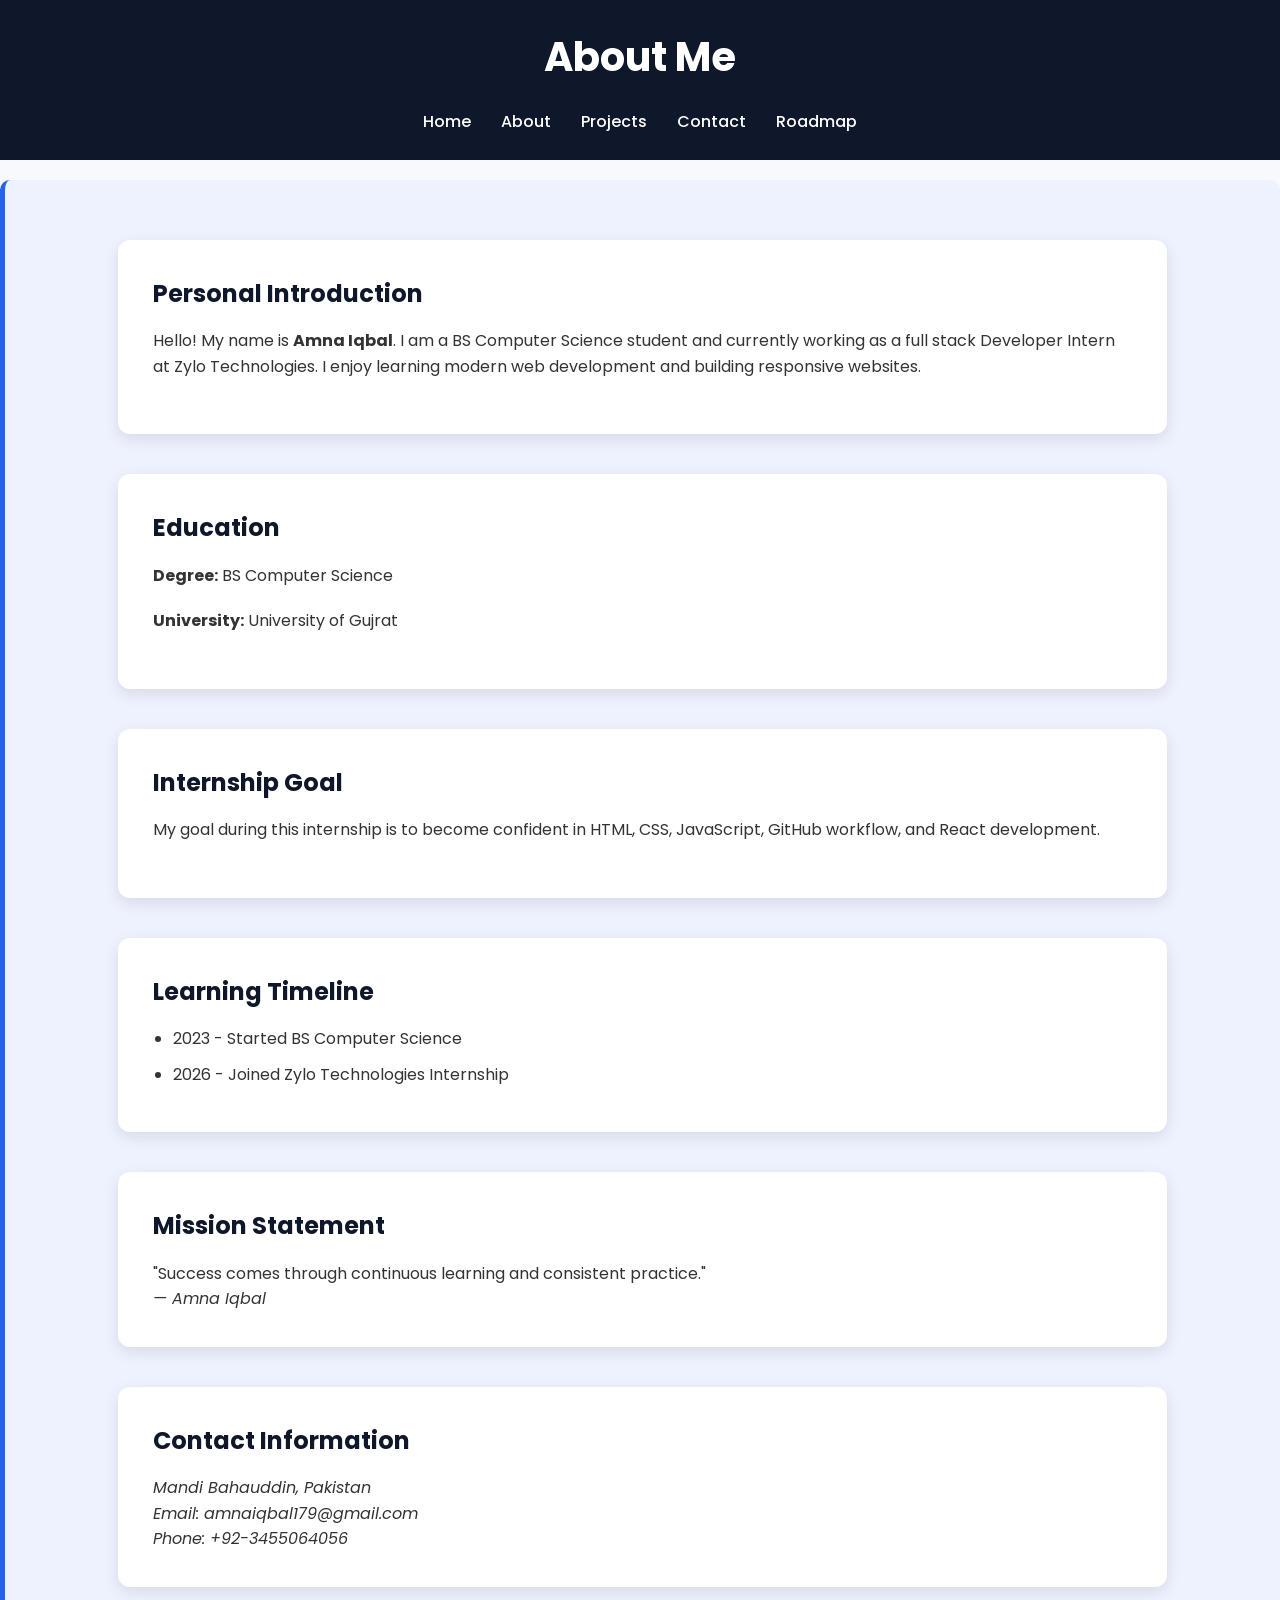
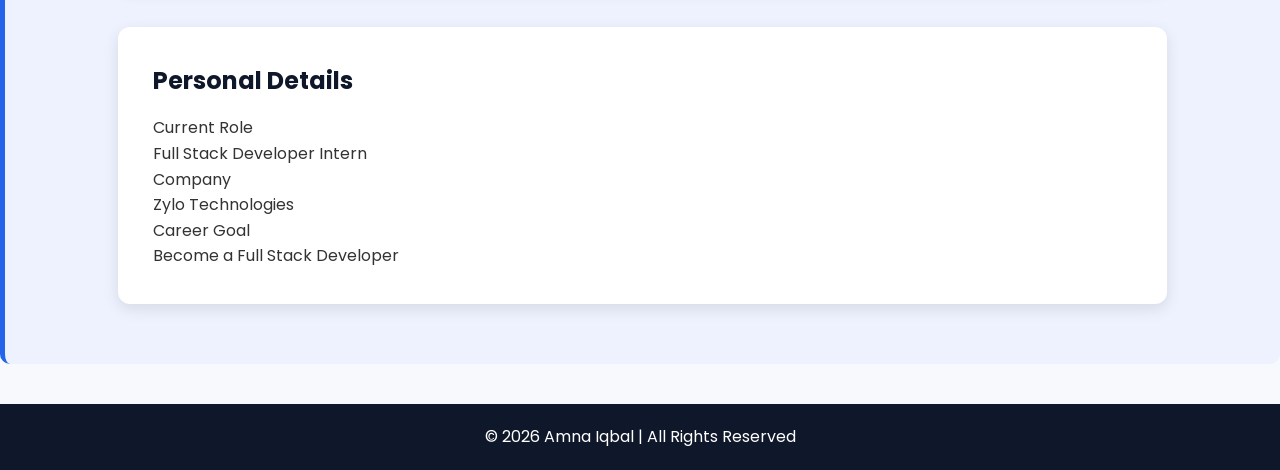
<file: about.html>
<!DOCTYPE html>
<html lang="en">

<head>
    <meta charset="UTF-8">
    <meta name="viewport" content="width=device-width, initial-scale=1.0">
    <title>About | Amna Iqbal</title>

    <link rel="stylesheet" href="styles.css">
</head>

<body>

    <header>

        <h1>About Me</h1>

        <nav>
            <ul>

                <li><a href="index.html">Home</a></li>

                <li><a href="about.html">About</a></li>

                <li><a href="projects.html">Projects</a></li>

                <li><a href="contact.html">Contact</a></li>

                <li><a href="roadmap.html">Roadmap</a></li>

            </ul>
        </nav>

    </header>

    <main>

        <article>

            <section>

                <h2>Personal Introduction</h2>

                <p>
                    Hello! My name is <strong>Amna Iqbal</strong>. I am a BS Computer Science student
                    and currently working as a full stack Developer Intern at Zylo Technologies.
                    I enjoy learning modern web development and building responsive websites.
                </p>

            </section>

            <section>

                <h2>Education</h2>

                <p>
                    <strong>Degree:</strong> BS Computer Science
                </p>

                <p>
                    <strong>University:</strong> University of Gujrat
                </p>

            </section>

            <section>

                <h2>Internship Goal</h2>

                <p>
                    My goal during this internship is to become confident in HTML, CSS,
                    JavaScript, GitHub workflow, and React development.
                </p>

            </section>

            <section>

                <h2>Learning Timeline</h2>

                <ul>

                    <li><time datetime="2023">2023</time> - Started BS Computer Science</li>

                    <li><time datetime="2026">2026</time> - Joined Zylo Technologies Internship</li>

                </ul>

            </section>

            <section>

                <h2>Mission Statement</h2>

                <blockquote>

                    "Success comes through continuous learning and consistent practice."

                </blockquote>

                <cite>— Amna Iqbal</cite>

            </section>

            <section>

                <h2>Contact Information</h2>

                <address>

                    Mandi Bahauddin, Pakistan
                    <br>
                    Email: amnaiqbal179@gmail.com
                    <br>
                    Phone: +92-3455064056

                </address>

            </section>

            <section>

                <h2>Personal Details</h2>

                <dl>

                    <dt>Current Role</dt>
                    <dd>Full Stack Developer Intern</dd>

                    <dt>Company</dt>
                    <dd>Zylo Technologies</dd>

                    <dt>Career Goal</dt>
                    <dd>Become a Full Stack Developer</dd>

                </dl>

            </section>

        </article>

    </main>

    <footer>

        <p>&copy; 2026 Amna Iqbal | All Rights Reserved</p>

    </footer>

</body>

</html>
</file>
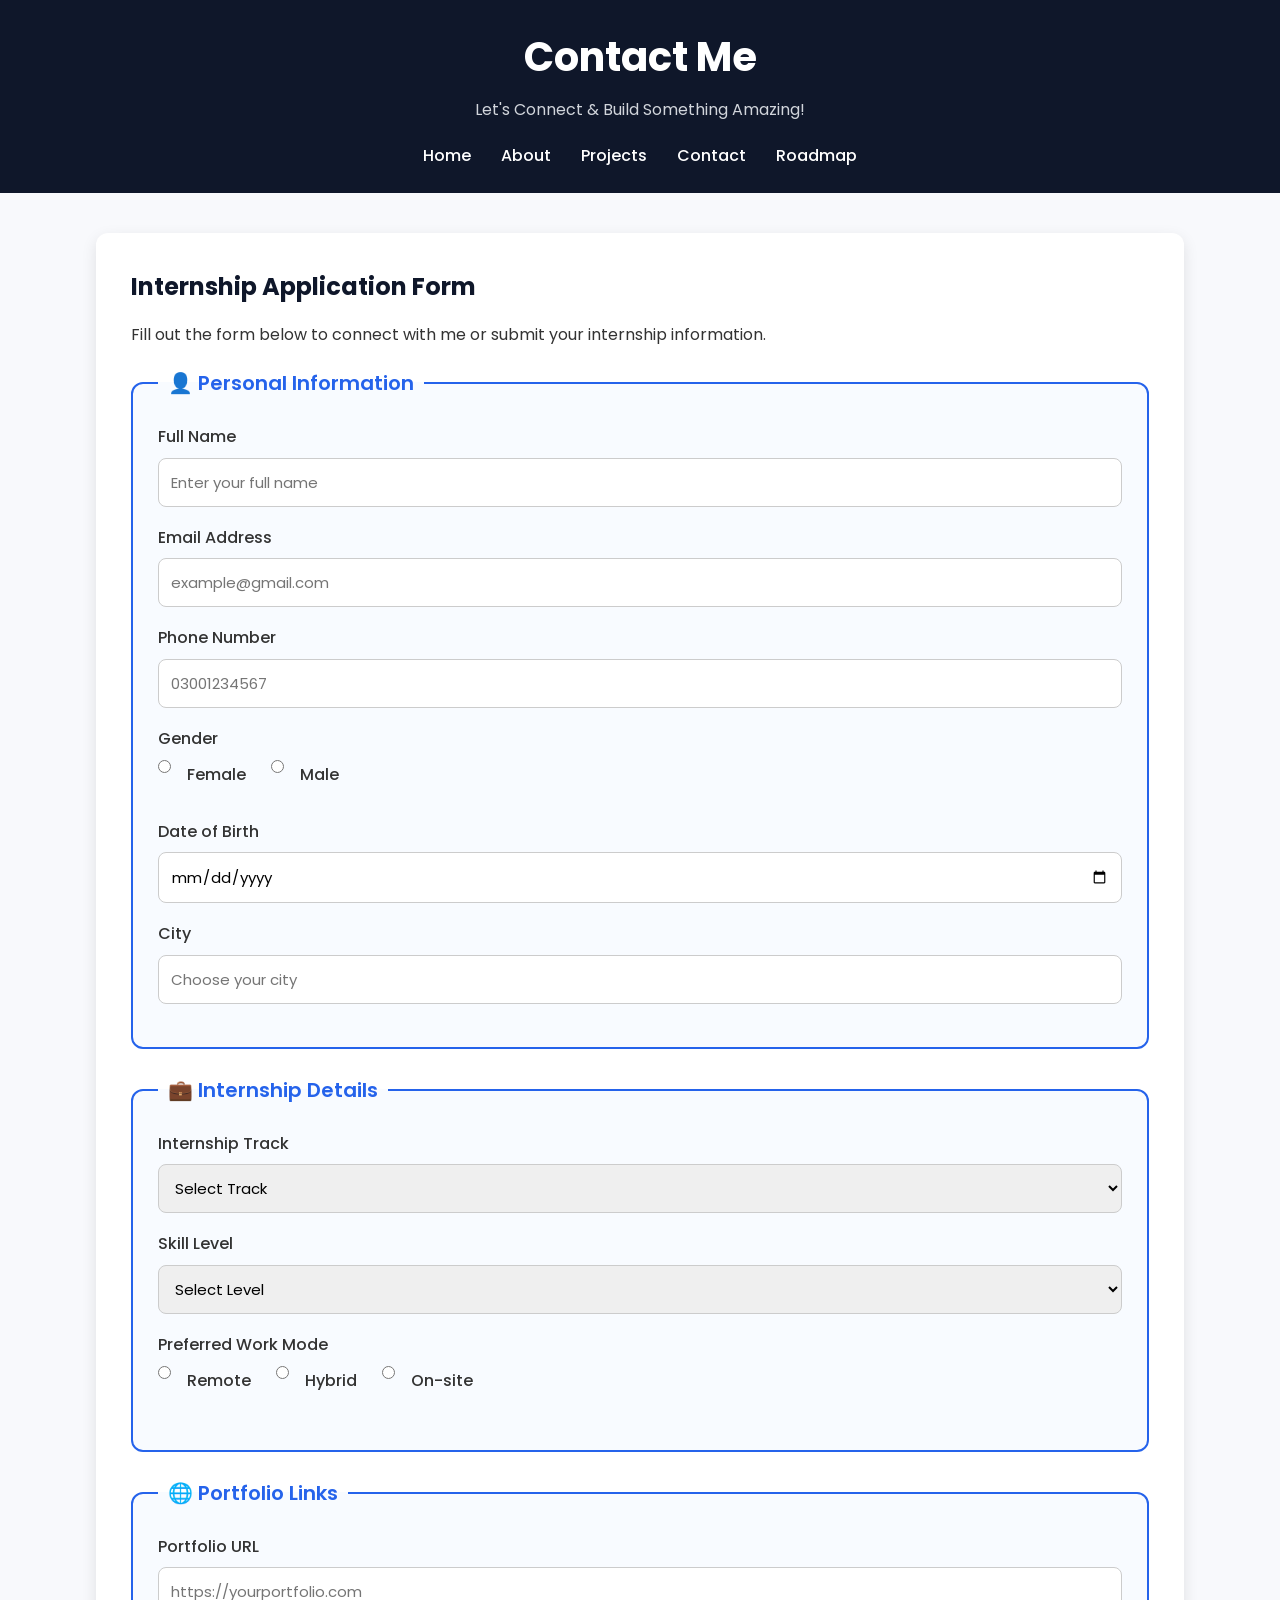
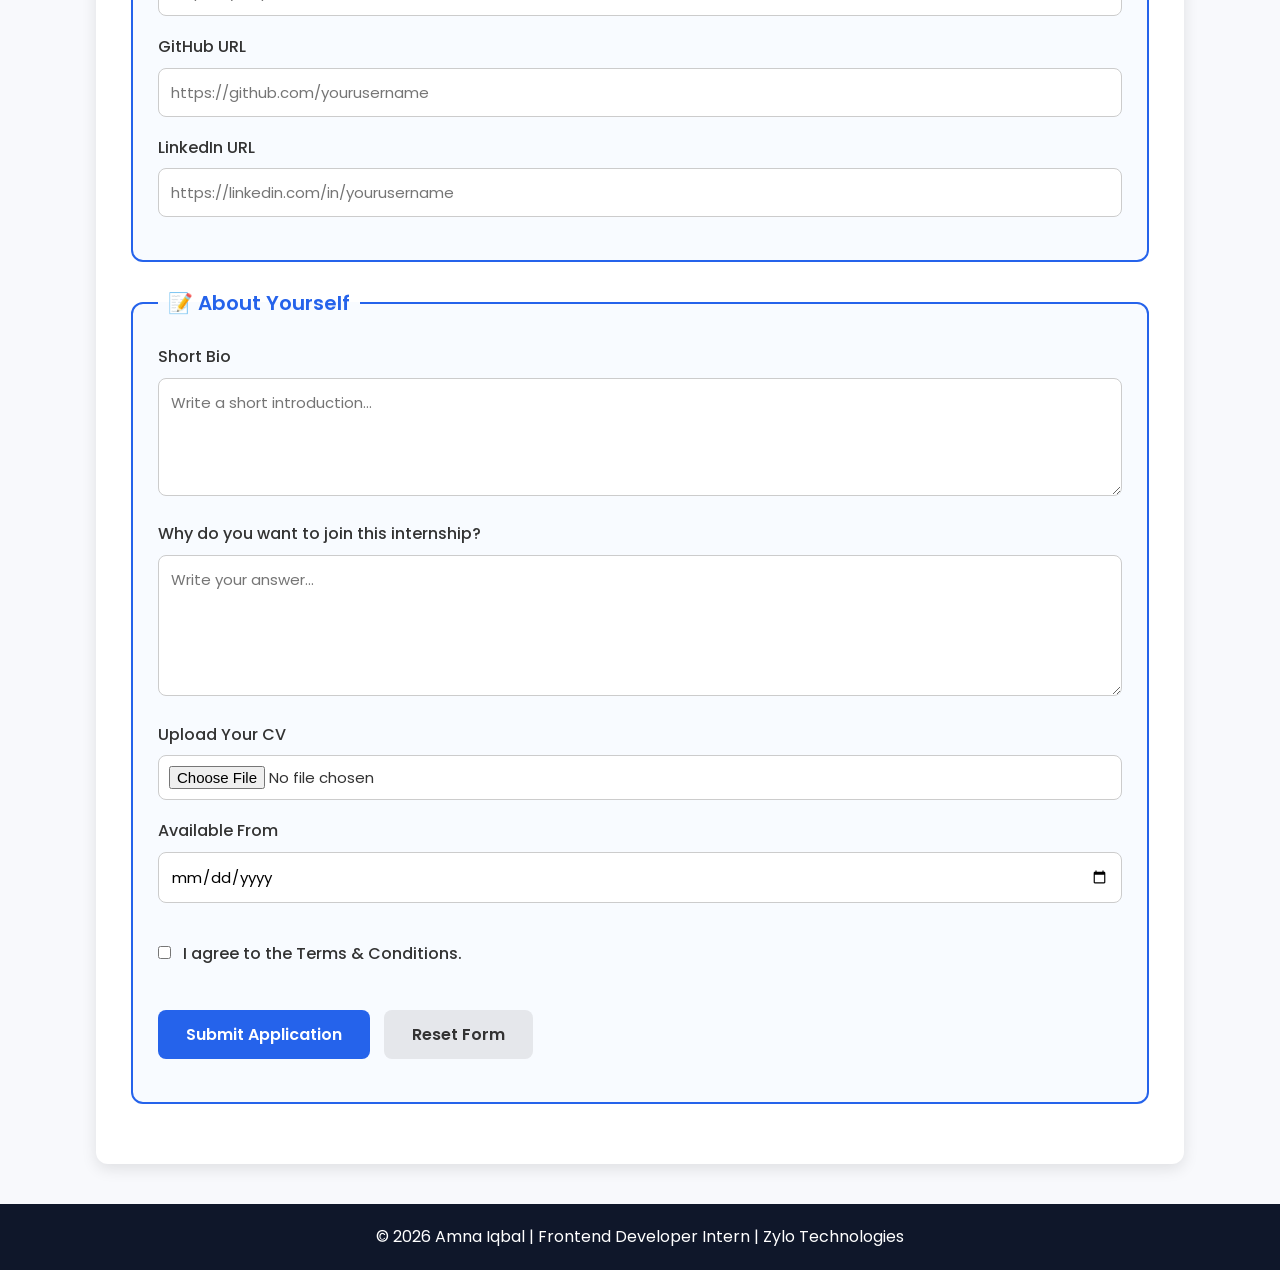
<file: contact.html>
<!DOCTYPE html>
<html lang="en">

<head>
    <meta charset="UTF-8">
    <meta name="viewport" content="width=device-width, initial-scale=1.0">
    <title>Contact | Amna Iqbal</title>
    <link rel="stylesheet" href="styles.css">
</head>

<body>

<header>

    <h1>Contact Me</h1>
    <p>Let's Connect & Build Something Amazing!</p>

    <nav>
        <ul>
            <li><a href="index.html">Home</a></li>
            <li><a href="about.html">About</a></li>
            <li><a href="projects.html">Projects</a></li>
            <li><a href="contact.html">Contact</a></li>
            <li><a href="roadmap.html">Roadmap</a></li>
        </ul>
    </nav>

</header>

<main>

<section>

<h2>Internship Application Form</h2>

<p>
Fill out the form below to connect with me or submit your internship information.
</p>

<form>

<!-- Personal Information -->

<fieldset>

<legend>👤 Personal Information</legend>

<label for="fullname">Full Name</label>
<input
type="text"
id="fullname"
placeholder="Enter your full name"
required
minlength="3">

<label for="email">Email Address</label>
<input
type="email"
id="email"
placeholder="example@gmail.com"
required>

<label for="phone">Phone Number</label>
<input
type="tel"
id="phone"
placeholder="03001234567"
pattern="[0-9]{11}"
required>

<label>Gender</label>

<div class="radio-group">

<label>
<input type="radio" name="gender" required>
Female
</label>

<label>
<input type="radio" name="gender">
Male
</label>

</div>

<label>Date of Birth</label>
<input type="date" required>

<label>City</label>

<input
list="cities"
placeholder="Choose your city"
required>

<datalist id="cities">

<option value="Gujranwala">
<option value="Lahore">
<option value="Islamabad">
<option value="Karachi">
<option value="Faisalabad">

</datalist>

</fieldset>

<!-- Internship Details -->

<fieldset>

<legend>💼 Internship Details</legend>

<label>Internship Track</label>

<select required>

<option value="">Select Track</option>

<option>Frontend Development</option>

<option>Backend Development</option>

<option>Artificial Intelligence</option>

<option>UI/UX Design</option>

</select>

<label>Skill Level</label>

<select required>

<option value="">Select Level</option>

<option>Beginner</option>

<option>Intermediate</option>

<option>Advanced</option>

</select>

<label>Preferred Work Mode</label>

<div class="radio-group">

<label>
<input type="radio" name="mode" required>
Remote
</label>

<label>
<input type="radio" name="mode">
Hybrid
</label>

<label>
<input type="radio" name="mode">
On-site
</label>

</div>

</fieldset>

<!-- Portfolio -->

<fieldset>

<legend>🌐 Portfolio Links</legend>

<label>Portfolio URL</label>

<input
type="url"
placeholder="https://yourportfolio.com">

<label>GitHub URL</label>

<input
type="url"
placeholder="https://github.com/yourusername">

<label>LinkedIn URL</label>

<input
type="url"
placeholder="https://linkedin.com/in/yourusername">

</fieldset>

<!-- About Yourself -->

<fieldset>

<legend>📝 About Yourself</legend>

<label>Short Bio</label>

<textarea
rows="4"
placeholder="Write a short introduction..."
required></textarea>

<label>Why do you want to join this internship?</label>

<textarea
rows="5"
placeholder="Write your answer..."
required></textarea>

<label>Upload Your CV</label>

<input type="file">

<label>Available From</label>

<input type="date">

<div style="margin-top:20px;">

<label>

<input type="checkbox" required>

I agree to the Terms & Conditions.

</label>

</div>

<br>

<input type="submit" value="Submit Application">

<input type="reset" value="Reset Form">

</fieldset>

</form>

</section>

</main>

<footer>

<p>© 2026 Amna Iqbal | Frontend Developer Intern | Zylo Technologies</p>

</footer>

</body>

</html>
</file>
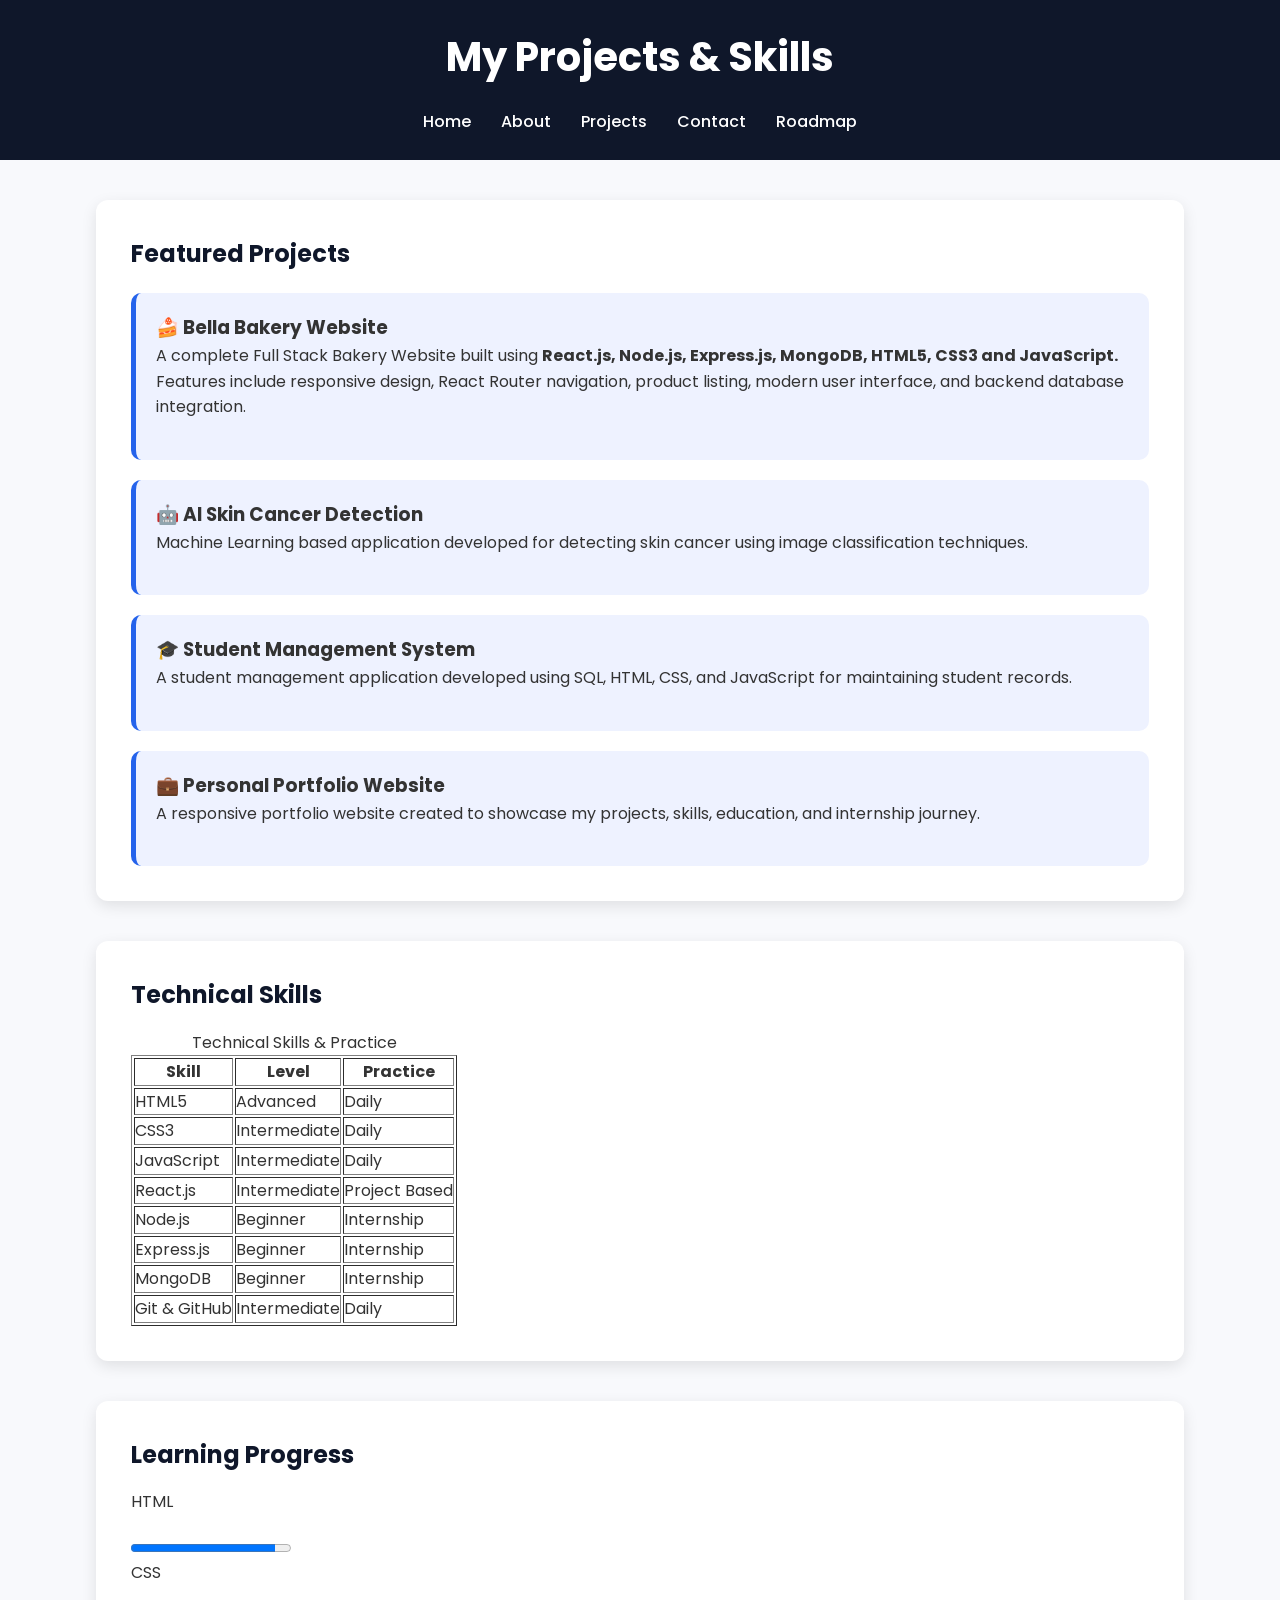
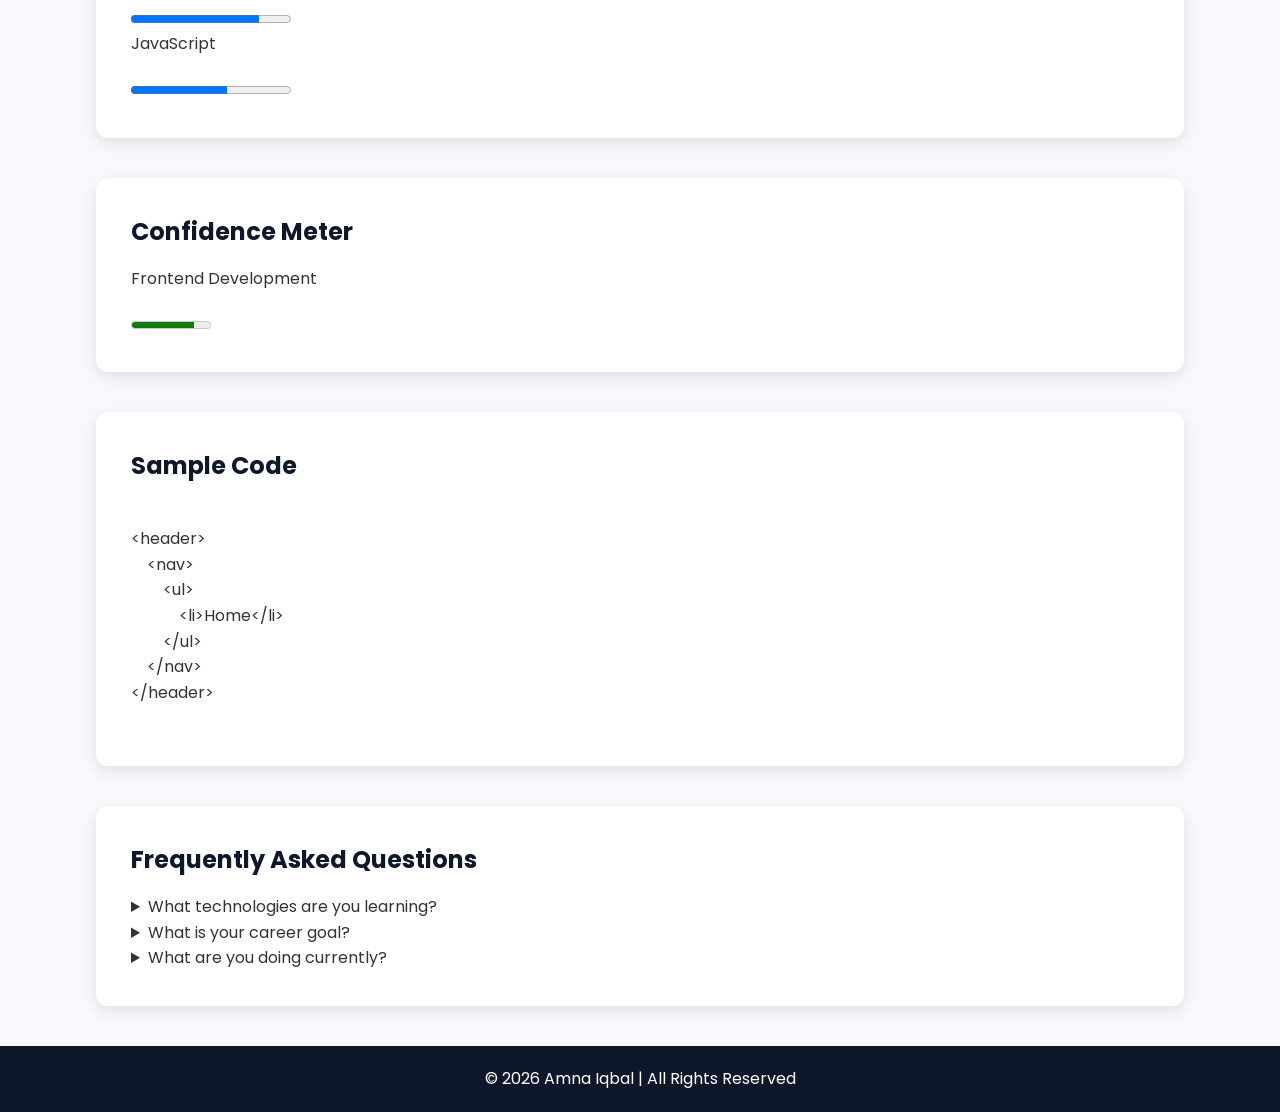
<file: projects.html>
<!DOCTYPE html>
<html lang="en">

<head>
    <meta charset="UTF-8">
    <meta name="viewport" content="width=device-width, initial-scale=1.0">
    <title>Projects | Amna Iqbal</title>

    <link rel="stylesheet" href="styles.css">
</head>

<body>

<header>

<h1>My Projects & Skills</h1>

<nav>

<ul>

<li><a href="index.html">Home</a></li>
<li><a href="about.html">About</a></li>
<li><a href="projects.html">Projects</a></li>
<li><a href="contact.html">Contact</a></li>
<li><a href="roadmap.html">Roadmap</a></li>

</ul>

</nav>

</header>

<main>

<section>

<h2>Featured Projects</h2>

<article>

<h3>🍰 Bella Bakery Website</h3>

<p>

A complete Full Stack Bakery Website built using
<strong>React.js, Node.js, Express.js, MongoDB,
HTML5, CSS3 and JavaScript.</strong>

Features include responsive design,
React Router navigation,
product listing,
modern user interface,
and backend database integration.

</p>

</article>

<article>

<h3>🤖 AI Skin Cancer Detection</h3>

<p>

Machine Learning based application
developed for detecting skin cancer
using image classification techniques.

</p>

</article>

<article>

<h3>🎓 Student Management System</h3>

<p>

A student management application
developed using SQL,
HTML,
CSS,
and JavaScript
for maintaining student records.

</p>

</article>

<article>

<h3>💼 Personal Portfolio Website</h3>

<p>

A responsive portfolio website
created to showcase my projects,
skills,
education,
and internship journey.

</p>

</article>

</section>

<section>

<h2>Technical Skills</h2>

<table border="1">

<caption>Technical Skills & Practice</caption>

<thead>

<tr>

<th>Skill</th>

<th>Level</th>

<th>Practice</th>

</tr>

</thead>

<tbody>

<tr>

<td>HTML5</td>

<td>Advanced</td>

<td>Daily</td>

</tr>

<tr>

<td>CSS3</td>

<td>Intermediate</td>

<td>Daily</td>

</tr>

<tr>

<td>JavaScript</td>

<td>Intermediate</td>

<td>Daily</td>

</tr>

<tr>

<td>React.js</td>

<td>Intermediate</td>

<td>Project Based</td>

</tr>

<tr>

<td>Node.js</td>

<td>Beginner</td>

<td>Internship</td>

</tr>

<tr>

<td>Express.js</td>

<td>Beginner</td>

<td>Internship</td>

</tr>

<tr>

<td>MongoDB</td>

<td>Beginner</td>

<td>Internship</td>

</tr>

<tr>

<td>Git & GitHub</td>

<td>Intermediate</td>

<td>Daily</td>

</tr>

</tbody>

</table>

</section>

<section>

<h2>Learning Progress</h2>

<p>HTML</p>

<progress value="90" max="100"></progress>

<p>CSS</p>

<progress value="80" max="100"></progress>

<p>JavaScript</p>

<progress value="60" max="100"></progress>

</section>

<section>

<h2>Confidence Meter</h2>

<p>Frontend Development</p>

<meter value="0.80">80%</meter>

</section>

<section>

<h2>Sample Code</h2>

<pre>
<code>
&lt;header&gt;
    &lt;nav&gt;
        &lt;ul&gt;
            &lt;li&gt;Home&lt;/li&gt;
        &lt;/ul&gt;
    &lt;/nav&gt;
&lt;/header&gt;
</code>
</pre>

</section>

<section>

<h2>Frequently Asked Questions</h2>

<details>

<summary>What technologies are you learning?</summary>

<p>HTML, CSS, JavaScript, Git, GitHub and React.</p>

</details>

<details>

<summary>What is your career goal?</summary>

<p>To become a Full Stack Web Developer.</p>

</details>

<details>

<summary>What are you doing currently?</summary>

<p>I am working as a Frontend Developer Intern at Zylo Technologies.</p>

</details>

</section>

</main>

<footer>

<p>&copy; 2026 Amna Iqbal | All Rights Reserved</p>

</footer>

</body>

</html>
</file>
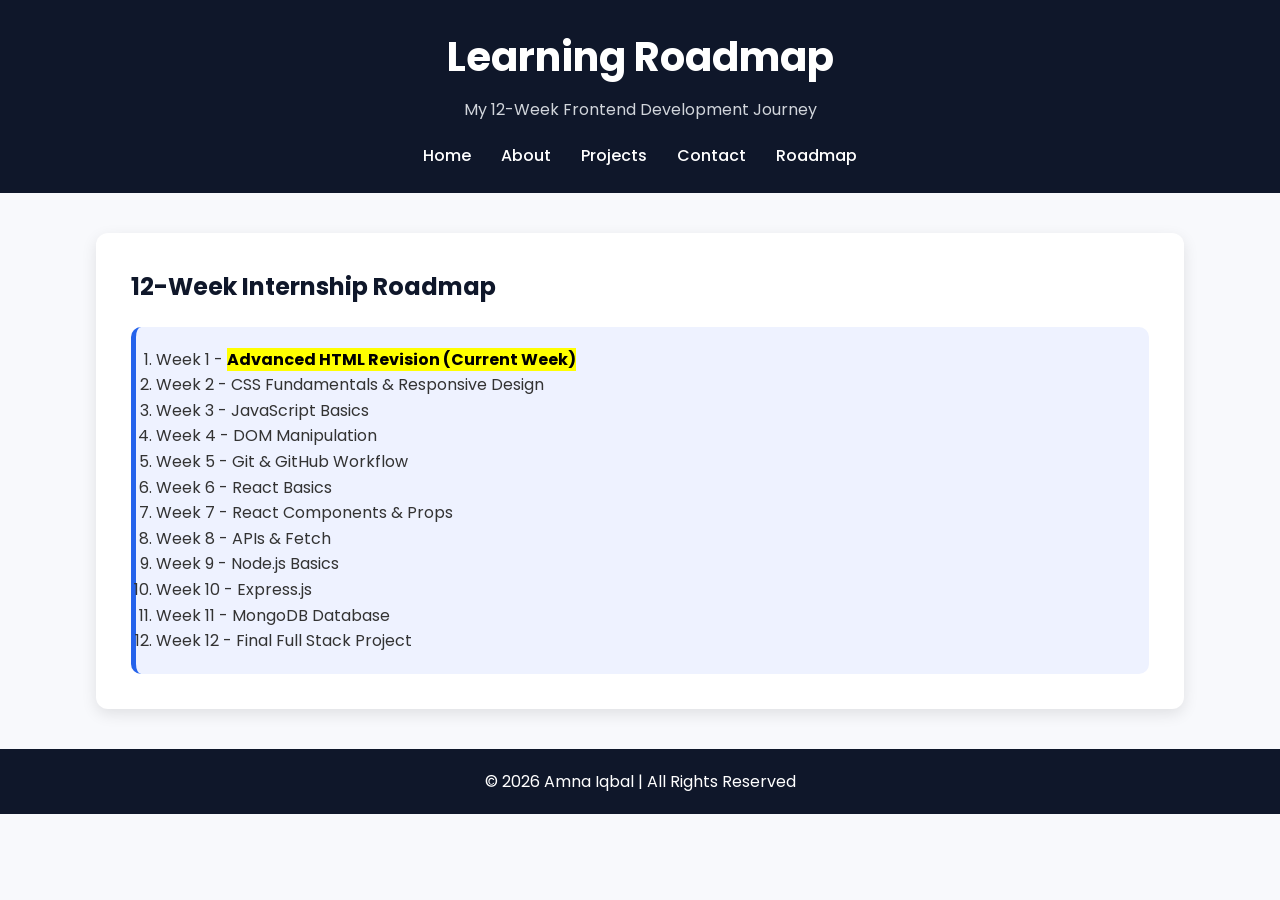
<file: roadmap.html>
<!DOCTYPE html>
<html lang="en">

<head>
    <meta charset="UTF-8">
    <meta name="viewport" content="width=device-width, initial-scale=1.0">
    <title>Roadmap | Amna Iqbal</title>

    <link rel="stylesheet" href="styles.css">
</head>

<body>

    <header>

        <h1>Learning Roadmap</h1>

        <p>My 12-Week Frontend Development Journey</p>

        <nav>

            <ul>

                <li><a href="index.html">Home</a></li>

                <li><a href="about.html">About</a></li>

                <li><a href="projects.html">Projects</a></li>

                <li><a href="contact.html">Contact</a></li>

                <li><a href="roadmap.html">Roadmap</a></li>

            </ul>

        </nav>

    </header>

    <main>

        <section>

            <h2>12-Week Internship Roadmap</h2>

            <article>

                <ol>

                    <li>
                        <time datetime="2026-W01">Week 1</time> -
                        <strong><mark>Advanced HTML Revision (Current Week)</mark></strong>
                    </li>

                    <li>
                        <time datetime="2026-W02">Week 2</time> -
                        CSS Fundamentals & Responsive Design
                    </li>

                    <li>
                        <time datetime="2026-W03">Week 3</time> -
                        JavaScript Basics
                    </li>

                    <li>
                        <time datetime="2026-W04">Week 4</time> -
                        DOM Manipulation
                    </li>

                    <li>
                        <time datetime="2026-W05">Week 5</time> -
                        Git & GitHub Workflow
                    </li>

                    <li>
                        <time datetime="2026-W06">Week 6</time> -
                        React Basics
                    </li>

                    <li>
                        <time datetime="2026-W07">Week 7</time> -
                        React Components & Props
                    </li>

                    <li>
                        <time datetime="2026-W08">Week 8</time> -
                        APIs & Fetch
                    </li>

                    <li>
                        <time datetime="2026-W09">Week 9</time> -
                        Node.js Basics
                    </li>

                    <li>
                        <time datetime="2026-W10">Week 10</time> -
                        Express.js
                    </li>

                    <li>
                        <time datetime="2026-W11">Week 11</time> -
                        MongoDB Database
                    </li>

                    <li>
                        <time datetime="2026-W12">Week 12</time> -
                        Final Full Stack Project
                    </li>

                </ol>

            </article>

        </section>

    </main>

    <footer>

        <p>&copy; 2026 Amna Iqbal | All Rights Reserved</p>

    </footer>

</body>

</html>
</file>
<file: styles.css>
/* Google Font */
@import url('https://fonts.googleapis.com/css2?family=Poppins:wght@300;400;500;600;700&display=swap');

*{
    margin:0;
    padding:0;
    box-sizing:border-box;
    font-family:'Poppins',sans-serif;
}

body{
    background:#f8f9fc;
    color:#333;
    line-height:1.6;
}

/* Header */

header{
    background:#0f172a;
    color:white;
    text-align:center;
    padding:25px;
}

header h1{
    font-size:40px;
}

header p{
    margin-top:8px;
    color:#d1d5db;
}

/* Navbar */

nav{
    margin-top:20px;
}

nav ul{
    list-style:none;
    display:flex;
    justify-content:center;
    gap:30px;
    flex-wrap:wrap;
}

nav ul li a{
    color:white;
    text-decoration:none;
    font-weight:500;
    transition:.3s;
}

nav ul li a:hover{
    color:#38bdf8;
}

/* Sections */

section{
    width:85%;
    margin:40px auto;
    background:white;
    padding:35px;
    border-radius:12px;
    box-shadow:0 5px 15px rgba(0,0,0,.1);
}

section h2{
    color:#0f172a;
    margin-bottom:15px;
}

section p{
    margin-bottom:20px;
}

/* Buttons */

section a{
    display:inline-block;
    text-decoration:none;
    background:#2563eb;
    color:white;
    padding:12px 22px;
    border-radius:8px;
    margin-right:15px;
    transition:.3s;
}

section a:hover{
    background:#1d4ed8;
}

/* Skills */

section ul{
    margin-left:20px;
}

section ul li{
    margin:10px 0;
}

/* Project Cards */

article{
    background:#eef2ff;
    padding:20px;
    margin-top:20px;
    border-radius:10px;
    border-left:5px solid #2563eb;
}

/* Footer */

footer{
    background:#0f172a;
    color:white;
    text-align:center;
    padding:20px;
    margin-top:40px;
}

/* Responsive */

@media(max-width:768px){

nav ul{
    flex-direction:column;
    gap:15px;
}

header h1{
    font-size:30px;
}

section{
    width:95%;
}

}
/* ==========================
   CONTACT FORM STYLING
========================== */

form{
    margin-top:20px;
}

fieldset{
    border:2px solid #2563eb;
    border-radius:12px;
    padding:25px;
    margin-bottom:25px;
    background:#f8fbff;
}

legend{
    font-size:20px;
    font-weight:600;
    color:#2563eb;
    padding:0 10px;
}

label{
    display:block;
    margin-bottom:8px;
    font-weight:500;
    color:#333;
}

input,
select,
textarea{
    width:100%;
    padding:12px;
    border:1px solid #ccc;
    border-radius:8px;
    font-size:15px;
    margin-bottom:18px;
    transition:0.3s;
}

input:focus,
select:focus,
textarea:focus{
    border-color:#2563eb;
    outline:none;
    box-shadow:0 0 8px rgba(37,99,235,.3);
}

textarea{
    resize:vertical;
}

input[type="radio"],
input[type="checkbox"]{
    width:auto;
    margin-right:8px;
}

input[type="submit"],
input[type="reset"]{
    width:auto;
    padding:12px 28px;
    border:none;
    border-radius:8px;
    cursor:pointer;
    font-size:16px;
    font-weight:600;
    transition:0.3s;
}

input[type="submit"]{
    background:#2563eb;
    color:white;
    margin-right:10px;
}

input[type="submit"]:hover{
    background:#1d4ed8;
}

input[type="reset"]{
    background:#e5e7eb;
    color:#333;
}

input[type="reset"]:hover{
    background:#d1d5db;
}
.radio-group{
    display:flex;
    gap:25px;
    flex-wrap:wrap;
    margin-bottom:20px;
}

.radio-group label{
    display:flex;
    align-items:center;
    gap:8px;
    font-weight:500;
}

input[type="file"]{
    background:white;
    padding:10px;
}

input[type="date"]{
    cursor:pointer;
}
section img{

display:block;

margin:20px auto;

max-width:300px;

width:100%;

height:auto;

border-radius:15px;

}
</file>
